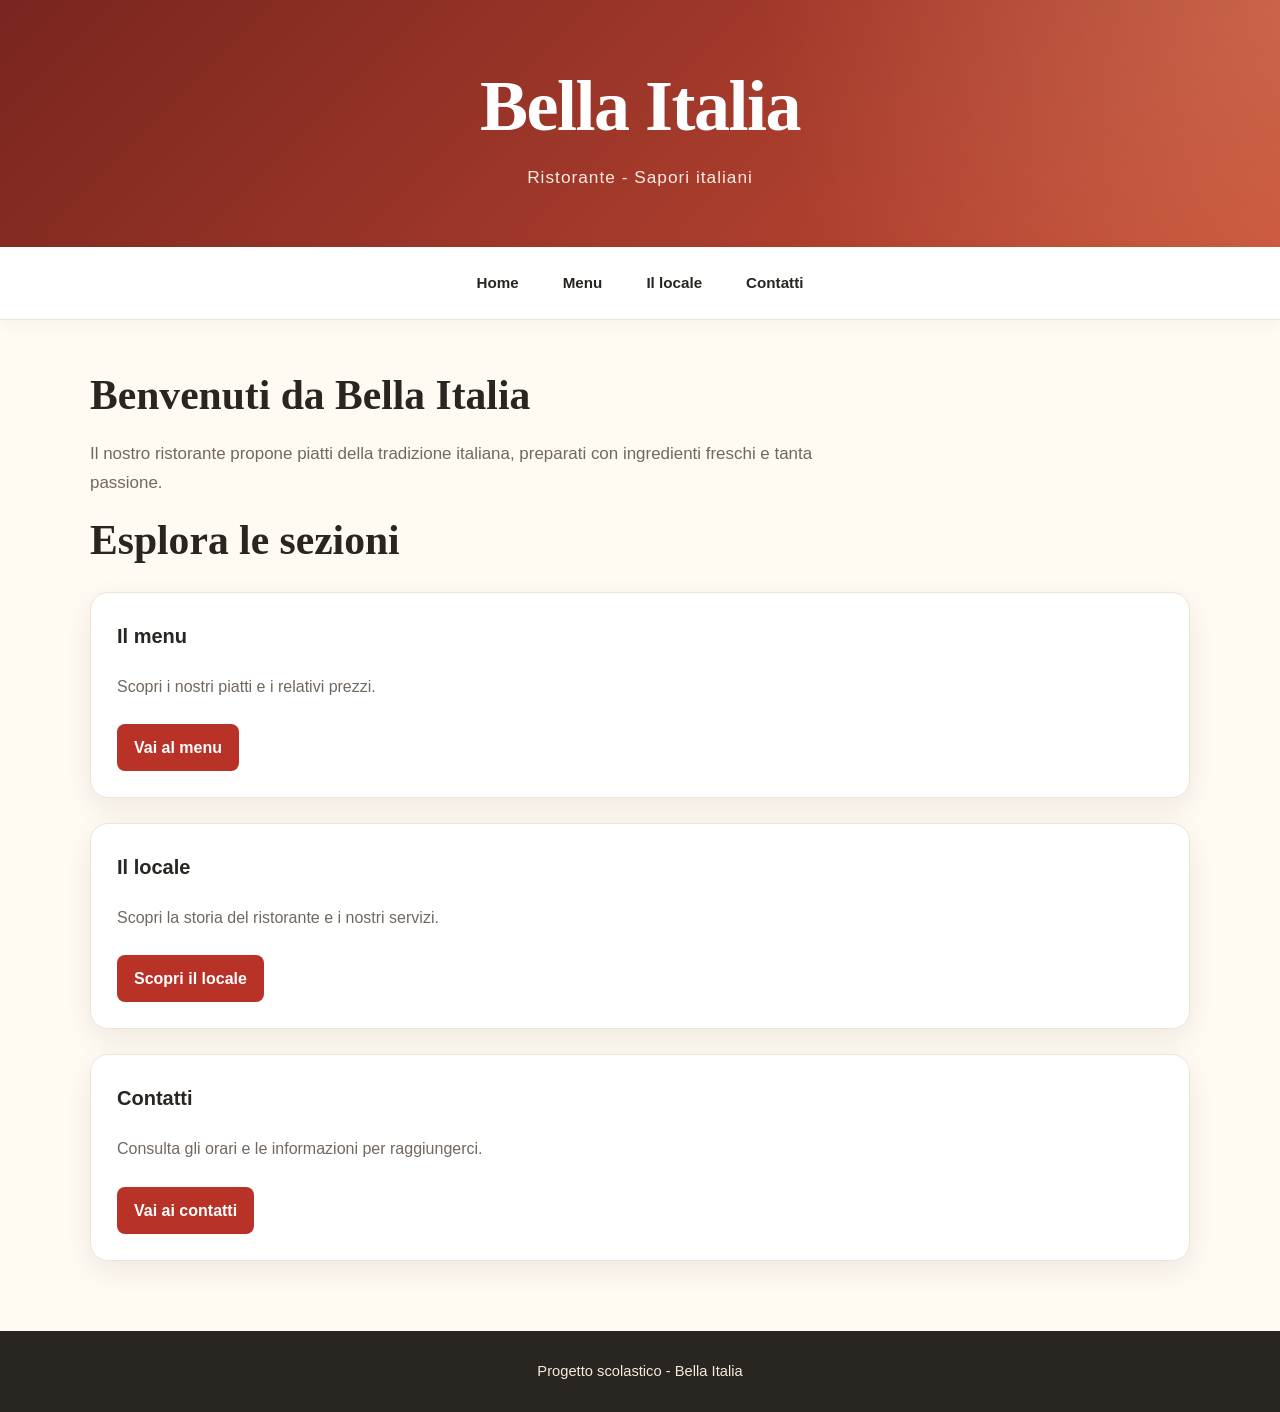
<file: index.html>
<!DOCTYPE html>
<html lang="it">
<head>
    <meta charset="UTF-8">
    <meta name="viewport" content="width=device-width, initial-scale=1.0">
    <title>Bella Italia</title>
    <link rel="stylesheet" href="style.css">
</head>
<body>

    <header>
        <h1>Bella Italia</h1>
        <p>Ristorante - Sapori italiani</p>
    </header>

    <nav>
        <a href="index.html">Home</a>
        <a href="menu.html">Menu</a>
        <a href="locale.html">Il locale</a>
        <a href="contatti.html">Contatti</a>
    </nav>

    <main>
        <h2>Benvenuti da Bella Italia</h2>

        <p>
            Il nostro ristorante propone piatti della tradizione italiana,
            preparati con ingredienti freschi e tanta passione.
        </p>

        <h2>Esplora le sezioni</h2>

        <section>
            <h3>Il menu</h3>
            <p>Scopri i nostri piatti e i relativi prezzi.</p>
            <a href="menu.html">Vai al menu</a>
        </section>

        <section>
            <h3>Il locale</h3>
            <p>Scopri la storia del ristorante e i nostri servizi.</p>
            <a href="locale.html">Scopri il locale</a>
        </section>

        <section>
            <h3>Contatti</h3>
            <p>Consulta gli orari e le informazioni per raggiungerci.</p>
            <a href="contatti.html">Vai ai contatti</a>
        </section>
    </main>

    <footer>
        <p>Progetto scolastico - Bella Italia</p>
    </footer>

</body>
</html>
</file>
<file: style.css>
:root {
    --rosso: #b83227;
    --rosso-scuro: #86251e;
    --crema: #fffaf2;
    --bianco: #ffffff;
    --testo: #292521;
    --testo-secondario: #71685f;
    --bordo: #eee3d6;
    --ombra: 0 10px 30px rgba(55, 35, 20, 0.08);
}

* {
    box-sizing: border-box;
}

html {
    scroll-behavior: smooth;
    scroll-padding-top: 90px;
}

body {
    margin: 0;
    font-family: "Segoe UI", Arial, sans-serif;
    background: var(--crema);
    color: var(--testo);
    line-height: 1.7;
}

/* ========================================
   INTESTAZIONE
======================================== */

header {
    position: relative;
    overflow: hidden;
    padding: 65px 20px 55px;
    text-align: center;
    color: var(--bianco);
    background:
        radial-gradient(
            circle at top right,
            rgba(255, 210, 160, 0.22),
            transparent 40%
        ),
        linear-gradient(135deg, #79251f, #c64b35);
}

header h1 {
    margin: 0;
    font-family: Georgia, "Times New Roman", serif;
    font-size: clamp(2.5rem, 6vw, 4.5rem);
    line-height: 1.15;
    letter-spacing: -1.5px;
}

header p {
    margin: 15px 0 0;
    color: #ffebe0;
    font-size: 1.08rem;
    letter-spacing: 1px;
}

/* ========================================
   NAVIGAZIONE
======================================== */

nav {
    position: sticky;
    top: 0;
    z-index: 100;
    display: flex;
    justify-content: center;
    flex-wrap: wrap;
    gap: 8px;
    padding: 14px 18px;
    background: rgba(255, 255, 255, 0.96);
    border-bottom: 1px solid var(--bordo);
    box-shadow: 0 4px 18px rgba(40, 25, 15, 0.04);
    backdrop-filter: blur(12px);
}

nav a {
    padding: 9px 18px;
    border-radius: 30px;
    color: var(--testo);
    text-decoration: none;
    font-size: 0.95rem;
    font-weight: 600;
    transition:
        background 0.25s ease,
        color 0.25s ease,
        transform 0.25s ease;
}

nav a:hover,
nav a:focus-visible {
    color: var(--bianco);
    background: var(--rosso);
    transform: translateY(-2px);
}

/* ========================================
   CONTENUTO PRINCIPALE
======================================== */

main {
    width: min(1100px, calc(100% - 36px));
    margin: 50px auto 70px;
}

main > h2 {
    margin: 0 0 18px;
    font-family: Georgia, "Times New Roman", serif;
    font-size: clamp(1.8rem, 4vw, 2.6rem);
    line-height: 1.25;
}

main > p {
    max-width: 760px;
    color: var(--testo-secondario);
    font-size: 1.06rem;
}

h2,
h3 {
    color: var(--testo);
}

h3 {
    margin-top: 0;
    font-size: 1.25rem;
}

p {
    overflow-wrap: anywhere;
}

a {
    color: var(--rosso);
}

a:focus-visible,
button:focus-visible,
.immagine:focus-visible {
    outline: 3px solid #e6a44d;
    outline-offset: 4px;
}

/* ========================================
   SCHEDE E SEZIONI
======================================== */

main section {
    min-width: 0;
    margin: 25px 0;
    padding: 26px;
    background: var(--bianco);
    border: 1px solid var(--bordo);
    border-radius: 18px;
    box-shadow: var(--ombra);
    transition:
        transform 0.25s ease,
        box-shadow 0.25s ease;
}

main section:hover {
    transform: translateY(-4px);
    box-shadow: 0 16px 38px rgba(55, 35, 20, 0.12);
}

main section p {
    color: var(--testo-secondario);
}

/* Collegamenti nelle schede */

main section a {
    display: inline-block;
    margin-top: 8px;
    padding: 10px 17px;
    border-radius: 8px;
    color: var(--bianco);
    background: var(--rosso);
    text-decoration: none;
    font-weight: 600;
    transition: background 0.2s ease;
}

main section a:hover {
    background: var(--rosso-scuro);
}

/* ========================================
   MENU DEI PIATTI
======================================== */

.immagini-menu {
    display: grid;
    grid-template-columns: repeat(3, minmax(0, 1fr));
    gap: 24px;
    align-items: stretch;
    margin-top: 30px;
}

.immagini-menu section {
    display: flex;
    flex-direction: column;
    margin: 0;
    padding: 18px;
    overflow: hidden;
}

.immagini-menu section h3 {
    margin-bottom: 14px;
}

.immagini-menu section p {
    margin: 8px 0;
}

.immagini-menu section p:last-child {
    margin-top: auto;
    padding-top: 12px;
    color: var(--rosso);
}

.immagini-menu section strong {
    font-size: 1.05rem;
}

/* ========================================
   IMMAGINI
======================================== */

.immagine {
    display: block;
    width: 100%;
    height: 230px;
    object-fit: cover;
    border-radius: 12px;
    cursor: zoom-in;
    transition: transform 0.35s ease, filter 0.35s ease;
}

.immagine:hover {
    transform: scale(1.025);
    filter: brightness(0.94);
}

.immagini-menu .immagine {
    height: 200px;
}

/* ========================================
   CONTATTI E LISTE
======================================== */

main ul {
    padding-left: 22px;
}

main li {
    margin: 8px 0;
}

main li::marker {
    color: var(--rosso);
}

/* ========================================
   INGRANDIMENTO DELLE FOTO
======================================== */

.zoom {
    position: fixed;
    inset: 0;
    z-index: 1000;
    display: none;
    align-items: center;
    justify-content: center;
    padding: 24px;
    background: rgba(20, 15, 12, 0.92);
    cursor: zoom-out;
}

.zoom img {
    display: block;
    max-width: min(100%, 1000px);
    max-height: 85vh;
    object-fit: contain;
    border-radius: 12px;
    box-shadow: 0 20px 60px rgba(0, 0, 0, 0.35);
}

.zoom span {
    position: absolute;
    top: 15px;
    right: 28px;
    color: white;
    font-size: 3rem;
    line-height: 1;
    cursor: pointer;
}

/* ========================================
   PIE' DI PAGINA
======================================== */

footer {
    padding: 28px 20px;
    text-align: center;
    color: #f7e9dd;
    background: #292521;
}

footer p {
    margin: 0;
    font-size: 0.92rem;
}

/* ========================================
   TABLET
======================================== */

@media (max-width: 850px) {
    .immagini-menu {
        grid-template-columns: repeat(2, minmax(0, 1fr));
    }

    main {
        margin-top: 35px;
    }
}

/* ========================================
   SMARTPHONE
======================================== */

@media (max-width: 560px) {
    header {
        padding: 45px 16px 38px;
    }

    nav {
        gap: 4px;
        padding: 10px 6px;
    }

    nav a {
        padding: 8px 11px;
        font-size: 0.88rem;
    }

    main {
        width: calc(100% - 28px);
        margin: 28px auto 45px;
    }

    main section {
        padding: 19px;
        margin: 20px 0;
    }

    .immagini-menu {
        grid-template-columns: 1fr;
        gap: 18px;
    }

    .immagini-menu .immagine,
    .immagine {
        height: 220px;
    }

    .zoom {
        padding: 14px;
    }

    .zoom span {
        top: 12px;
        right: 18px;
    }
}

/* Rispetta chi preferisce meno animazioni */

@media (prefers-reduced-motion: reduce) {
    *,
    *::before,
    *::after {
        scroll-behavior: auto !important;
        animation-duration: 0.01ms !important;
        transition-duration: 0.01ms !important;
    }
}
</file>
